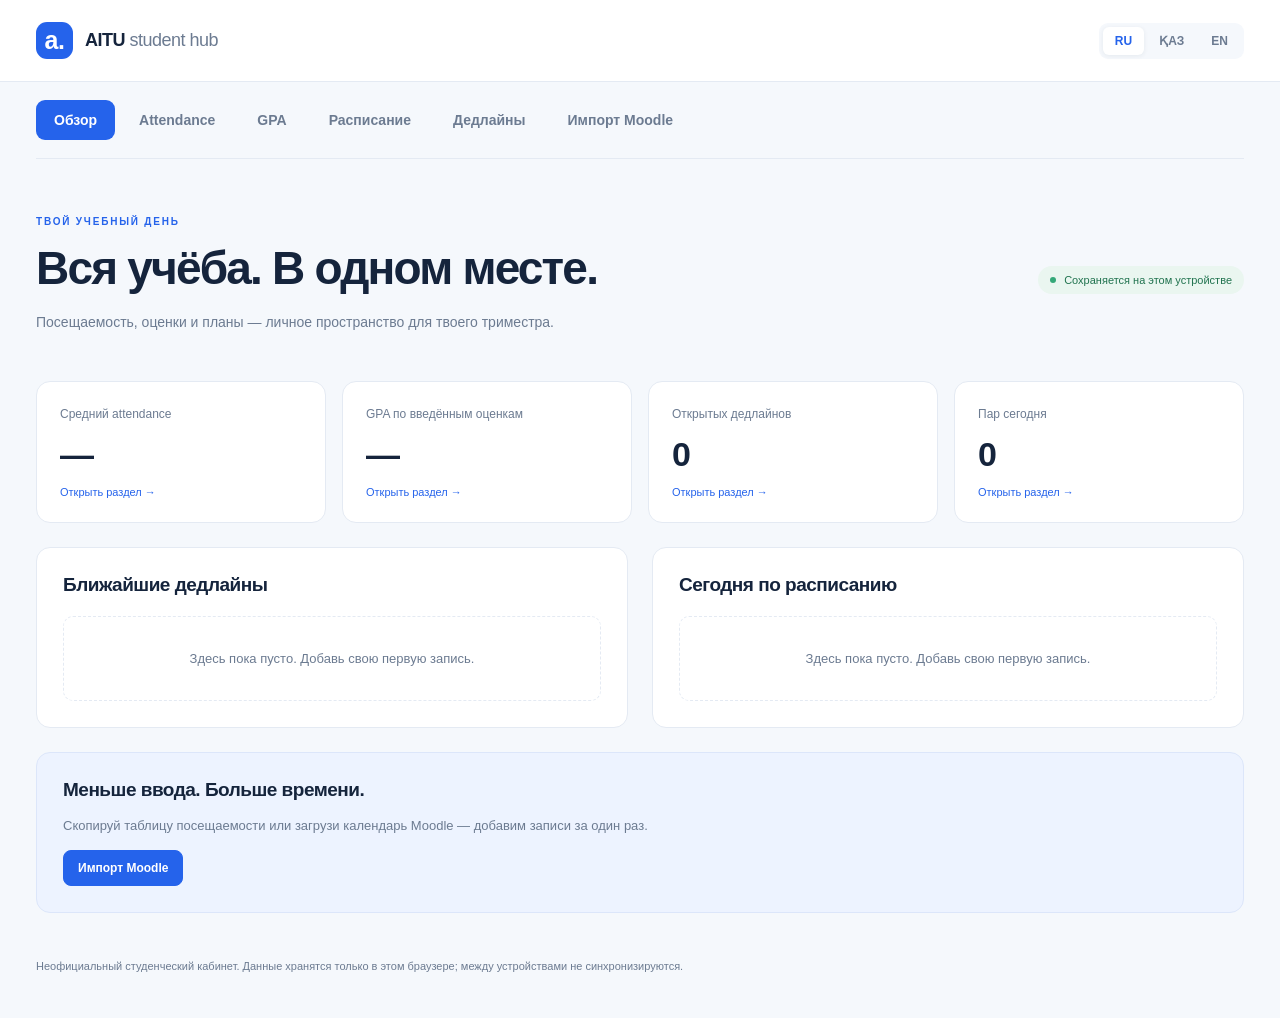
<file: index.html>
<!doctype html>
<html lang="ru"><head><meta charset="utf-8"><meta name="viewport" content="width=device-width, initial-scale=1"><meta name="theme-color" content="#f5f8fc"><meta name="description" content="Personal student workspace: attendance, GPA, timetable, deadlines and Moodle imports."><title>AITU · Student Hub</title><link rel="stylesheet" href="style.css?v=web1"><link rel="stylesheet" href="hub.css?v=web1"></head>
<body><header class="header"><div class="header-inner"><a href="#main" class="brand" aria-label="AITU Student Hub"><span class="brand-icon">a.</span><span>AITU <b>student hub</b></span></a><div class="languages" aria-label="Language / Язык / Тіл"><button data-lang="ru" lang="ru">RU</button><button data-lang="kk" lang="kk">ҚАЗ</button><button data-lang="en" lang="en">EN</button></div></div></header>
<main id="main" class="container"><nav id="hub-nav" class="hub-nav" aria-label="Student workspace"></nav><div id="hub-shell"><section id="attendance-view" class="hub-view" hidden><section class="hero"><span class="eyebrow" data-i18n="tag"></span><h1 data-i18n="headline"></h1><p data-i18n="intro"></p><span class="privacy"><span aria-hidden="true">◉</span> <span data-i18n="private"></span></span></section>
<section class="stats" aria-live="polite"><div><span data-i18n="courses"></span><strong id="stat-count">0</strong></div><div><span data-i18n="average"></span><strong id="stat-average">—</strong></div><div><span data-i18n="risk"></span><strong id="stat-risk">0</strong></div></section>
<section class="guide"><div><h3 data-i18n="step1"></h3><p data-i18n="step1body"></p></div><div><h3 data-i18n="step2"></h3><p data-i18n="step2body"></p></div><div><h3 data-i18n="step3"></h3><p data-i18n="step3body"></p></div></section>
<section class="panel" aria-labelledby="table-title"><div class="panel-heading"><div><h2 id="table-title" data-i18n="tableTitle"></h2><p data-i18n="tableSub"></p></div><button class="secondary" id="example" data-i18n="example"></button></div><div class="toolbar"><div class="modes"><button data-mode="points" data-i18n="pointsMode"></button><button data-mode="percent" data-i18n="percentMode"></button></div><label class="threshold"><span data-i18n="threshold"></span><input id="threshold" type="number" min="0" max="100" step="any" value="70" required><span>%</span></label></div>
<p id="threshold-error" class="error toolbar-error" hidden data-i18n="thresholdError"></p>
<div class="table-scroll"><table><thead><tr><th data-i18n="course"></th><th><span data-i18n="held"></span><small>Taken sessions</small></th><th><span id="input-heading"></span><small id="input-subheading"></small></th><th data-i18n="rate"></th><th data-i18n="missed"></th><th data-i18n="total"></th><th data-i18n="left"></th><th><span class="sr-only" data-i18n="remove"></span></th></tr></thead><tbody id="courses"></tbody></table></div>
<div class="panel-bottom"><button class="primary" id="add" data-i18n="add"></button><button class="text-button" id="undo" hidden data-i18n="undo"></button><span id="save-state" data-i18n="saved"></span></div><p id="limit-message" class="error toolbar-error" hidden data-i18n="limit"></p></section>
<section class="panel quick-panel" aria-labelledby="quick-title">
<div class="panel-heading"><div><h2 id="quick-title" data-quick-i18n="title"></h2><p data-quick-i18n="intro"></p></div><button type="button" id="quick-reset" class="secondary" data-quick-i18n="reset"></button></div>
<div class="quick-body"><div class="quick-tabs" role="tablist" aria-labelledby="quick-title"><button type="button" id="quick-limit-tab" role="tab" aria-controls="quick-limit-panel" aria-selected="true" data-quick-i18n="limit"></button><button type="button" id="quick-percent-tab" role="tab" aria-controls="quick-percent-panel" aria-selected="false" tabindex="-1" data-quick-i18n="percent"></button></div>
<div id="quick-limit-panel" role="tabpanel" aria-labelledby="quick-limit-tab"><div class="quick-fields"><label class="quick-field"><span data-quick-i18n="weekly"></span><input id="quick-weekly" type="number" min="1" max="100" step="1" value="3" required inputmode="numeric"></label><label class="quick-field"><span data-quick-i18n="weeks"></span><input id="quick-weeks" type="number" min="1" max="100" step="1" value="10" required inputmode="numeric"></label><label class="quick-field"><span data-quick-i18n="missed"></span><input id="quick-missed" type="number" min="0" max="10000" step="1" value="0" required inputmode="numeric"></label><label class="quick-field"><span data-quick-i18n="threshold"></span><input id="quick-threshold" type="number" min="0" max="100" step="any" value="70" required inputmode="decimal"></label></div>
<p id="quick-limit-error" class="error" role="alert" hidden data-quick-i18n="error"></p><div id="quick-limit-result" class="quick-result" aria-live="polite"><span id="quick-limit-caption"></span><strong id="quick-left"></strong><div class="quick-detail"><span><span data-quick-i18n="total"></span>: <b id="quick-total"></b></span><span><span data-quick-i18n="allowed"></span>: <b id="quick-allowed"></b></span></div></div><p class="quick-note" data-quick-i18n="plan"></p></div>
<div id="quick-percent-panel" role="tabpanel" aria-labelledby="quick-percent-tab" hidden><p class="quick-note" data-quick-i18n="help"></p><div class="quick-fields quick-two"><label class="quick-field"><span data-quick-i18n="held"></span><input id="quick-held" type="number" min="1" max="10000" step="1" value="30" required inputmode="numeric"></label><label class="quick-field"><span data-quick-i18n="rate"></span><input id="quick-rate" type="number" min="0" max="100" step="any" value="80" required inputmode="decimal"></label></div><p id="quick-percent-error" class="error" role="alert" hidden data-quick-i18n="error"></p><div id="quick-percent-result" class="quick-result" aria-live="polite"><span data-quick-i18n="equivalent"></span><strong id="quick-equivalent"></strong></div><p class="quick-note" data-quick-i18n="round"></p></div>
<p class="quick-note quick-footnote" data-quick-i18n="note"></p></div></section>
<section class="explanation"><h2 data-i18n="exactHeading"></h2><div class="explanation-grid"><article><span class="explanation-number">01</span><h3 data-i18n="equivNote"></h3><p data-i18n="equivBody"></p></article><article><span class="explanation-number">02</span><h3 data-i18n="forecastNote"></h3><p data-i18n="forecastBody"></p></article><article><span class="explanation-number">03</span><h3 data-i18n="percentNote"></h3><p data-i18n="percentBody"></p></article></div></section>
<footer><p data-i18n="foot"></p><a href="https://astanait.edu.kz/ru/study-at-aitu" target="_blank" rel="noreferrer" data-i18n="source"></a></footer></section></div><p id="hub-foot" class="hub-foot"></p></main><script src="calculator.js?v=web1"></script><script src="app.js?v=web1"></script><script src="quick.js?v=web1"></script><script src="hub.js?v=web1"></script></body></html>
</file>
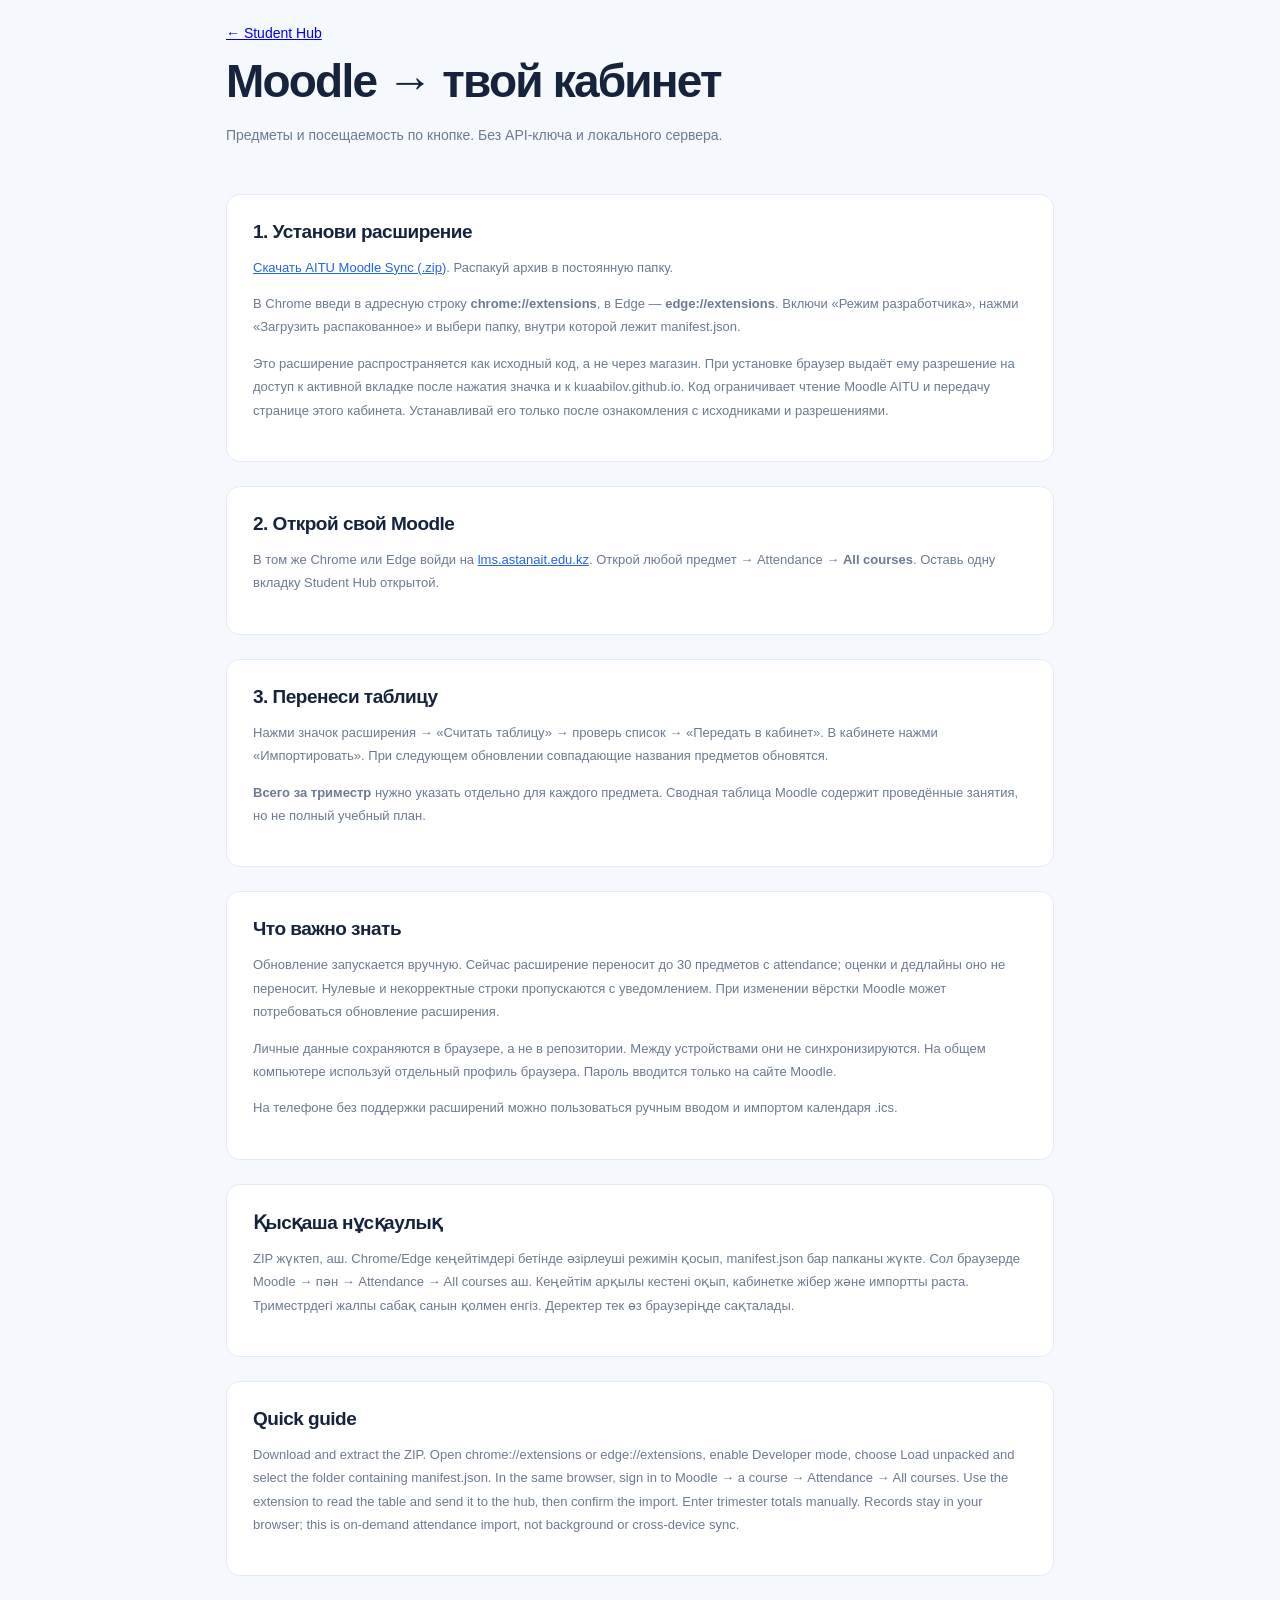
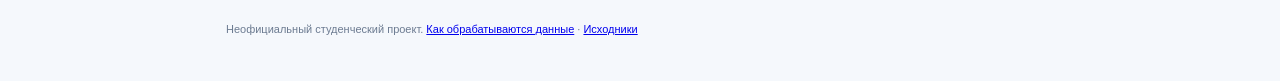
<file: connect.html>
<!doctype html><html lang="ru"><head><meta charset="utf-8"><meta name="viewport" content="width=device-width, initial-scale=1"><title>Подключение Moodle · AITU Student Hub</title><link rel="stylesheet" href="style.css?v=web1"><link rel="stylesheet" href="hub.css?v=web1"></head><body><main class="container" style="max-width:900px"><section class="hub-hero"><div><a href="./">← Student Hub</a><h1>Moodle → твой кабинет</h1><p>Предметы и посещаемость по кнопке. Без API-ключа и локального сервера.</p></div></section><section class="hub-box"><h2>1. Установи расширение</h2><p><a href="downloads/aitu-moodle-sync.zip" download>Скачать AITU Moodle Sync (.zip)</a>. Распакуй архив в постоянную папку.</p><p>В Chrome введи в адресную строку <b>chrome://extensions</b>, в Edge — <b>edge://extensions</b>. Включи «Режим разработчика», нажми «Загрузить распакованное» и выбери папку, внутри которой лежит manifest.json.</p><p>Это расширение распространяется как исходный код, а не через магазин. При установке браузер выдаёт ему разрешение на доступ к активной вкладке после нажатия значка и к kuaabilov.github.io. Код ограничивает чтение Moodle AITU и передачу странице этого кабинета. Устанавливай его только после ознакомления с исходниками и разрешениями.</p></section><section class="hub-box"><h2>2. Открой свой Moodle</h2><p>В том же Chrome или Edge войди на <a href="https://lms.astanait.edu.kz/" target="_blank" rel="noreferrer">lms.astanait.edu.kz</a>. Открой любой предмет → Attendance → <b>All courses</b>. Оставь одну вкладку Student Hub открытой.</p></section><section class="hub-box"><h2>3. Перенеси таблицу</h2><p>Нажми значок расширения → «Считать таблицу» → проверь список → «Передать в кабинет». В кабинете нажми «Импортировать». При следующем обновлении совпадающие названия предметов обновятся.</p><p><b>Всего за триместр</b> нужно указать отдельно для каждого предмета. Сводная таблица Moodle содержит проведённые занятия, но не полный учебный план.</p></section><section class="hub-box"><h2>Что важно знать</h2><p>Обновление запускается вручную. Сейчас расширение переносит до 30 предметов с attendance; оценки и дедлайны оно не переносит. Нулевые и некорректные строки пропускаются с уведомлением. При изменении вёрстки Moodle может потребоваться обновление расширения.</p><p>Личные данные сохраняются в браузере, а не в репозитории. Между устройствами они не синхронизируются. На общем компьютере используй отдельный профиль браузера. Пароль вводится только на сайте Moodle.</p><p>На телефоне без поддержки расширений можно пользоваться ручным вводом и импортом календаря .ics.</p></section><section class="hub-box" lang="kk"><h2>Қысқаша нұсқаулық</h2><p>ZIP жүктеп, аш. Chrome/Edge кеңейтімдері бетінде әзірлеуші режимін қосып, manifest.json бар папканы жүкте. Сол браузерде Moodle → пән → Attendance → All courses аш. Кеңейтім арқылы кестені оқып, кабинетке жібер және импортты раста. Триместрдегі жалпы сабақ санын қолмен енгіз. Деректер тек өз браузеріңде сақталады.</p></section><section class="hub-box" lang="en"><h2>Quick guide</h2><p>Download and extract the ZIP. Open chrome://extensions or edge://extensions, enable Developer mode, choose Load unpacked and select the folder containing manifest.json. In the same browser, sign in to Moodle → a course → Attendance → All courses. Use the extension to read the table and send it to the hub, then confirm the import. Enter trimester totals manually. Records stay in your browser; this is on-demand attendance import, not background or cross-device sync.</p></section><p class="hub-foot">Неофициальный студенческий проект. <a href="privacy.html">Как обрабатываются данные</a> · <a href="https://github.com/kuaabilov/aitu-student-hub">Исходники</a></p></main></body></html>
</file>
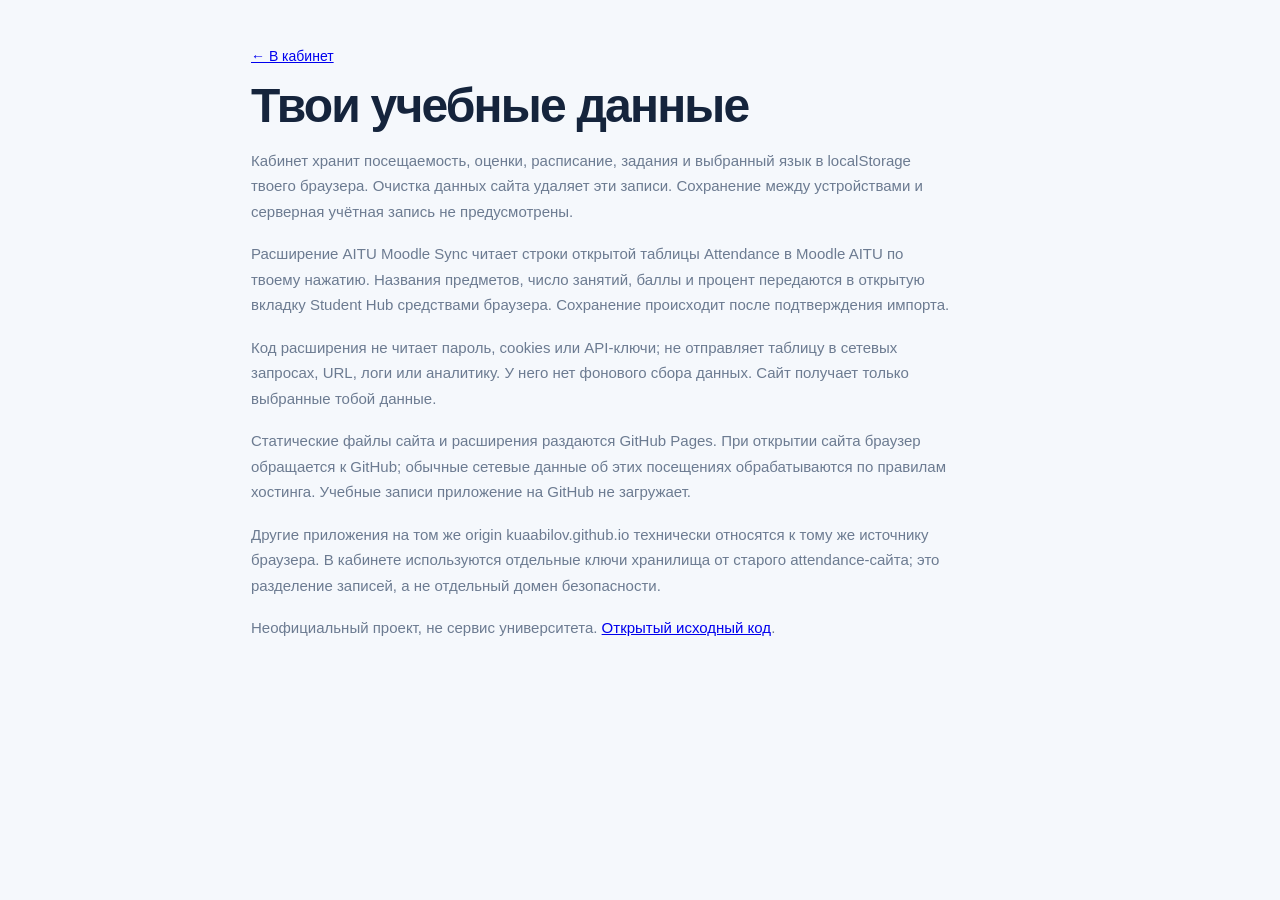
<file: privacy.html>
<!doctype html><html lang="ru"><head><meta charset="utf-8"><meta name="viewport" content="width=device-width, initial-scale=1"><title>Данные · AITU Student Hub</title><link rel="stylesheet" href="style.css"></head><body><main class="container" style="max-width:850px"><section class="hero"><a href="./">← В кабинет</a><h1>Твои учебные данные</h1><p>Кабинет хранит посещаемость, оценки, расписание, задания и выбранный язык в localStorage твоего браузера. Очистка данных сайта удаляет эти записи. Сохранение между устройствами и серверная учётная запись не предусмотрены.</p><p>Расширение AITU Moodle Sync читает строки открытой таблицы Attendance в Moodle AITU по твоему нажатию. Названия предметов, число занятий, баллы и процент передаются в открытую вкладку Student Hub средствами браузера. Сохранение происходит после подтверждения импорта.</p><p>Код расширения не читает пароль, cookies или API-ключи; не отправляет таблицу в сетевых запросах, URL, логи или аналитику. У него нет фонового сбора данных. Сайт получает только выбранные тобой данные.</p><p>Статические файлы сайта и расширения раздаются GitHub Pages. При открытии сайта браузер обращается к GitHub; обычные сетевые данные об этих посещениях обрабатываются по правилам хостинга. Учебные записи приложение на GitHub не загружает.</p><p>Другие приложения на том же origin kuaabilov.github.io технически относятся к тому же источнику браузера. В кабинете используются отдельные ключи хранилища от старого attendance-сайта; это разделение записей, а не отдельный домен безопасности.</p><p>Неофициальный проект, не сервис университета. <a href="https://github.com/kuaabilov/aitu-student-hub">Открытый исходный код</a>.</p></section></main></body></html>
</file>
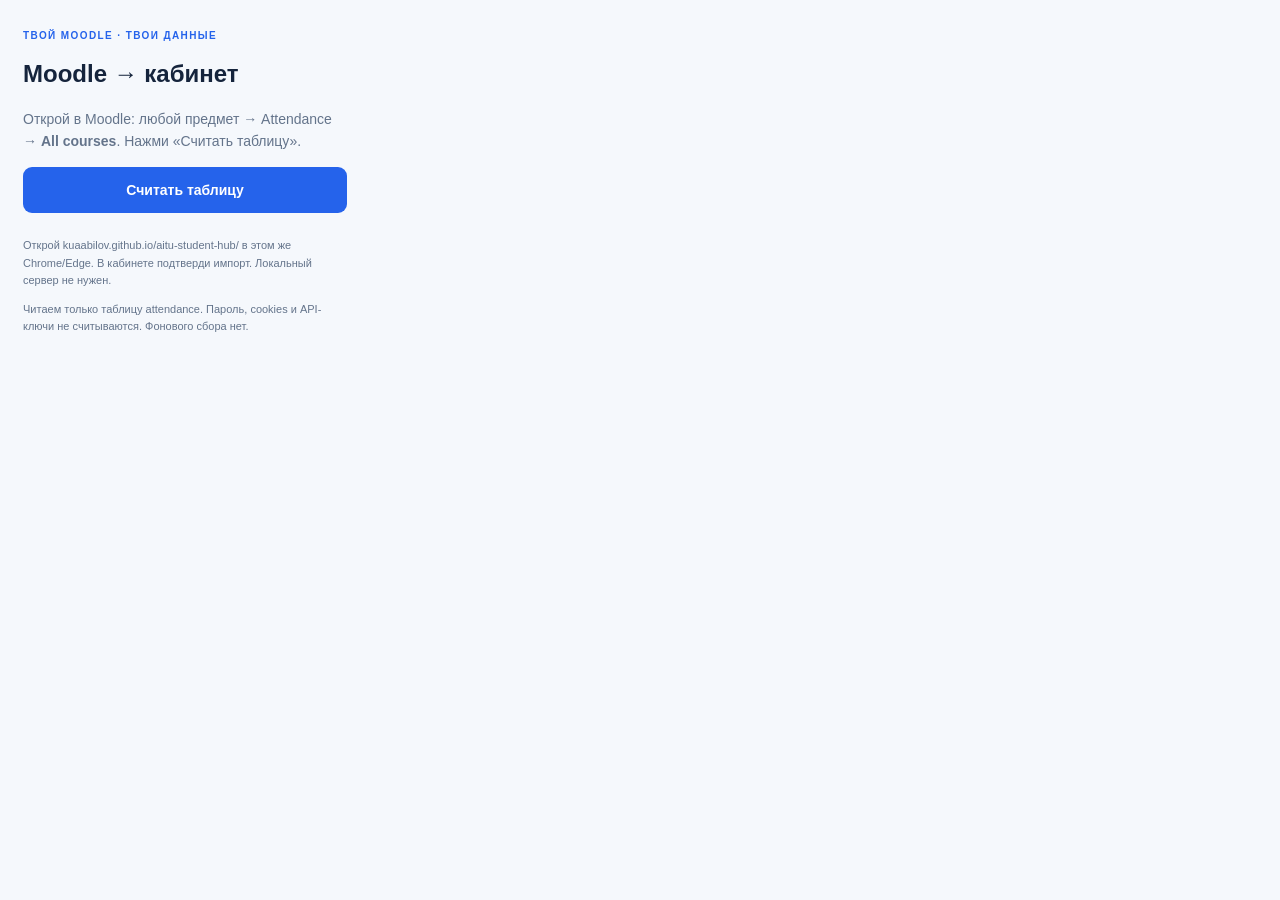
<file: moodle-extension/popup.html>
<!doctype html><html lang="ru"><head><meta charset="utf-8"><title>AITU Moodle Sync</title><link rel="stylesheet" href="popup.css"></head><body>
<span class="tag">ТВОЙ MOODLE · ТВОИ ДАННЫЕ</span><h1>Moodle → кабинет</h1>
<p>Открой в Moodle: любой предмет → Attendance → <b>All courses</b>. Нажми «Считать таблицу».</p>
<button id="read">Считать таблицу</button><p id="status" role="status" aria-live="polite"></p><div id="preview"></div>
<button id="send" hidden>Передать в кабинет</button>
<p class="note">Открой kuaabilov.github.io/aitu-student-hub/ в этом же Chrome/Edge. В кабинете подтверди импорт. Локальный сервер не нужен.</p>
<p class="note">Читаем только таблицу attendance. Пароль, cookies и API-ключи не считываются. Фонового сбора нет.</p>
<script src="popup.js"></script></body></html>
</file>
<file: style.css>
*{box-sizing:border-box} :root{--blue:#2563eb;--ink:#15243c;--muted:#6c7b91;--line:#e4eaf3;--bg:#f5f8fc}body{margin:0;background:var(--bg);font-family:Inter,"Segoe UI",Arial,sans-serif;color:var(--ink);font-size:14px}button,input{font:inherit}button,a,input{ -webkit-tap-highlight-color:transparent}button{cursor:pointer}button:focus-visible,a:focus-visible,input:focus-visible{outline:3px solid #90b4ff;outline-offset:3px}button:disabled{opacity:.5;cursor:not-allowed}[hidden]{display:none!important}.header{background:#fff;border-bottom:1px solid var(--line)}.header-inner{max-width:1380px;margin:auto;padding:22px 36px;display:flex;align-items:center;justify-content:space-between}.brand{display:flex;align-items:center;gap:12px;text-decoration:none;color:var(--ink);font-size:18px;font-weight:750;letter-spacing:-.5px}.brand b{font-weight:450;color:var(--muted)}.brand-icon{display:grid;place-items:center;width:37px;height:37px;border-radius:11px;background:var(--blue);color:#fff;font-size:25px}.languages{display:flex;background:var(--bg);padding:4px;border-radius:9px;gap:3px}.languages button{border:0;background:transparent;color:var(--muted);padding:7px 12px;border-radius:6px;font-size:12px;font-weight:650}.languages [aria-pressed=true]{background:white;color:var(--blue);box-shadow:0 1px 5px #15243c12}.container{max-width:1380px;margin:auto;padding:0 36px}.hero{padding:48px 0 28px}.eyebrow{font-size:10px;letter-spacing:1.8px;color:var(--blue);font-weight:700}h1{font-size:clamp(30px,4vw,48px);line-height:1.12;letter-spacing:-1.8px;margin:15px 0}h2{font-size:19px;letter-spacing:-.5px;margin:0}h3{font-size:14px;margin:0 0 8px}.hero p{font-size:15px;line-height:1.7;max-width:700px;color:var(--muted);margin:0 0 17px}.privacy{font-size:11px;color:#687c88;display:flex;gap:6px;align-items:center}.privacy>span:first-child{color:#2c997c}.stats{display:grid;grid-template-columns:repeat(3,1fr);background:#fff;border:1px solid var(--line);border-radius:14px}.stats>div{padding:22px 26px;border-right:1px solid var(--line)}.stats>div:last-child{border:0}.stats span{color:var(--muted);font-size:12px;display:block;line-height:1.5}.stats strong{display:block;font-size:30px;font-weight:650;margin-top:8px;letter-spacing:-1px;font-variant-numeric:tabular-nums}#stat-average{color:var(--blue)}#stat-risk{color:#ba6c1e}.guide{display:grid;grid-template-columns:repeat(3,1fr);gap:30px;padding:30px 4px}.guide h3{font-size:12px}.guide p{font-size:12px;line-height:1.7;color:var(--muted);margin:0}.panel{border:1px solid var(--line);border-radius:15px;background:#fff;box-shadow:0 6px 20px #19335b04;overflow:hidden}.panel-heading{display:flex;align-items:center;justify-content:space-between;gap:15px;padding:25px 24px 20px}.panel-heading p{font-size:12px;color:var(--muted);margin:7px 0 0}.secondary,.primary,.text-button{border:1px solid var(--line);border-radius:8px;padding:10px 14px;background:#fff;font-size:12px;font-weight:600;color:var(--ink)}.primary{color:#fff;background:var(--blue);border-color:var(--blue)}.secondary:hover{background:var(--bg)}.text-button{border:0;color:var(--blue);padding:8px}.toolbar{display:flex;align-items:center;justify-content:space-between;gap:15px;padding:0 24px 22px}.modes{display:flex;background:var(--bg);border-radius:8px;padding:4px;gap:3px}.modes button{border:0;border-radius:5px;background:transparent;padding:8px 13px;font-size:12px;color:var(--muted)}.modes [aria-pressed=true]{background:#fff;color:var(--blue);box-shadow:0 1px 5px #15243c12}.threshold{display:flex;gap:8px;align-items:center;color:var(--muted);font-size:12px}.threshold input{width:67px;padding:8px;border-radius:7px;border:1px solid var(--line);color:var(--ink)}.table-scroll{overflow-x:auto}table{width:100%;border-collapse:collapse;min-width:1120px;table-layout:fixed}th{background:#f8faff;text-align:left;padding:15px 12px;color:#566781;font-weight:650;font-size:11px;line-height:1.5;border-top:1px solid var(--line);border-bottom:1px solid var(--line)}th:first-child{width:19%;padding-left:24px}th:nth-child(2){width:9%}th:nth-child(3){width:15%}th:nth-child(4){width:10%}th:nth-child(5){width:12%}th:nth-child(6){width:10%}th:nth-child(7){width:20%}th:last-child{width:5%}th small{display:block;font-size:9px;color:#8b98ab;font-weight:400;margin-top:3px}td{padding:20px 12px;border-bottom:1px solid var(--line);vertical-align:top}td:first-child{padding-left:24px}.cell-input{min-width:0;width:100%;border:1px solid var(--line);border-radius:7px;background:#fff;padding:9px 8px;color:var(--ink);font-variant-numeric:tabular-nums;font-size:12px;height:36px}.cell-input:focus{border-color:var(--blue)}.cell-input::placeholder{color:#a2aebf}.course-input{color:var(--blue);font-weight:550}.points-input{display:flex;align-items:center;gap:5px}.points-input span{color:#8b98ab}.row-rate{font-size:17px;font-variant-numeric:tabular-nums;font-weight:650;display:block;padding-top:7px}.rate-bar{height:3px;background:#edf1f7;border-radius:3px;margin-top:9px;overflow:hidden}.rate-bar span{height:100%;display:block;background:var(--blue)}.below .row-rate{color:#b26a1d}.below .rate-bar span{background:#d79a46}.equivalent{display:block;font-weight:650;font-size:16px;margin-top:8px;line-height:1.4}.cell-note{color:var(--muted);font-size:10px;line-height:1.5;display:block;margin-top:6px}.remaining{display:inline-block;background:#eaf7f1;color:#22765b;padding:7px 10px;border-radius:7px;font-size:15px;font-weight:650}.remaining.zero{background:#fff5e6;color:#a66a26}.warning{font-size:11px;line-height:1.6;color:#bd4747;display:block}.empty{font-size:11px;color:#93a0b2;line-height:1.5;display:block;padding-top:8px}.delete{background:transparent;border:0;color:#8b98ab;font-size:21px;padding:6px}.delete:hover{color:#bd4747}.panel-bottom{display:flex;align-items:center;gap:14px;padding:20px 24px;flex-wrap:wrap}#save-state{margin-left:auto;font-size:10px;color:var(--muted)}.error{color:#bd4747;font-size:12px;line-height:1.6}.toolbar-error{padding:0 24px}.explanation{padding:40px 0}.explanation-grid{display:grid;grid-template-columns:repeat(3,1fr);gap:32px;margin-top:25px}.explanation-number{font-size:11px;color:var(--blue);display:block;margin-bottom:13px}.explanation h3{line-height:1.5}.explanation p{font-size:12px;line-height:1.85;color:var(--muted);margin:0}footer{border-top:1px solid var(--line);display:flex;justify-content:space-between;gap:20px;padding:20px 0 28px;color:var(--muted);font-size:11px;line-height:1.6}footer p{margin:0;max-width:650px}footer a{color:var(--blue);text-decoration:none;white-space:nowrap}.sr-only{position:absolute;width:1px;height:1px;padding:0;margin:-1px;overflow:hidden;clip:rect(0,0,0,0);white-space:nowrap;border:0}@media(max-width:780px){.container{padding:0 18px}.header-inner{padding:17px 18px}.hero{padding-top:32px}h1{letter-spacing:-1px}.guide{gap:15px}.stats>div{padding:16px}.stats span{font-size:10px}.stats strong{font-size:25px}.toolbar{align-items:flex-start;flex-direction:column;padding:0 18px 18px}.panel-heading{padding:20px 18px}.explanation-grid{grid-template-columns:1fr;gap:25px}.explanation{padding:30px 0}.explanation-number{float:left;margin:4px 12px 0 0}footer{flex-direction:column;gap:8px}}@media(max-width:560px){.brand{font-size:15px}.languages button{padding:7px 9px}.guide{grid-template-columns:1fr;gap:13px;padding:22px 3px}.guide h3{margin-bottom:3px}.table-scroll{overflow:visible}table,tbody{display:block;width:100%;min-width:0}thead{display:none}tr{display:grid;grid-template-columns:1fr 1fr;position:relative;border-top:1px solid var(--line);padding:15px 14px;gap:15px 12px}td{display:block;border:0;padding:0!important;min-width:0}td:before{content:attr(data-label);display:block;font-size:10px;color:var(--muted);margin-bottom:7px;line-height:1.4}td:first-child{grid-column:1/-1;padding-right:30px!important}td:nth-child(7){grid-column:1/-1;background:#f8faff;padding:12px!important;border-radius:8px}td:last-child{position:absolute;right:10px;top:31px}td:last-child:before{display:none}.row-rate,.equivalent{padding:0;margin:0}.rate-bar{max-width:130px}.panel-bottom{padding:18px 14px;gap:10px}#save-state{margin-left:0;flex-basis:100%}.hero p{font-size:13px}.stats>div{padding:14px 10px}.panel-heading h2{font-size:17px}.secondary{padding:9px;font-size:10px}}

.quick-panel{margin-top:28px}.quick-body{padding:0 24px 24px}.quick-tabs{display:flex;gap:6px;border-bottom:1px solid var(--line);margin-bottom:22px}.quick-tabs button{padding:12px 17px;border:0;background:transparent;color:var(--muted);font-size:13px;border-bottom:3px solid transparent}.quick-tabs [aria-selected=true]{color:var(--blue);border-bottom-color:var(--blue);font-weight:650}.quick-fields{display:grid;grid-template-columns:repeat(4,1fr);gap:18px;margin:18px 0}.quick-field{display:flex;flex-direction:column;gap:8px;min-width:0;font-size:12px;color:var(--muted)}.quick-field input{width:100%;min-width:0;padding:12px;border:1px solid var(--line);border-radius:8px;background:#fff;font-size:17px;color:var(--ink)}.quick-result{background:#eef5ff;border:1px solid #dce9ff;border-radius:10px;padding:22px;color:#325784;font-size:12px}.quick-result strong{display:block;font-size:38px;line-height:1.2;margin:8px 0 15px;color:var(--blue);font-variant-numeric:tabular-nums}.quick-result.over{background:#fff1ed;border-color:#f6d9ce}.quick-result.over strong{color:#b83d2e}.quick-detail{display:flex;gap:24px;flex-wrap:wrap}.quick-note{font-size:12px;line-height:1.7;color:var(--muted);margin:15px 0 0}.quick-footnote{border-top:1px solid var(--line);padding-top:15px}.quick-two{grid-template-columns:repeat(2,1fr)}@media(max-width:650px){.quick-body{padding:0 16px 20px}.quick-fields{grid-template-columns:repeat(2,1fr);gap:15px}.quick-tabs button{flex:1;padding:12px 6px;font-size:12px}.quick-result{padding:18px}.quick-panel .panel-heading{align-items:flex-start}.quick-panel .panel-heading p{line-height:1.6}}
</file>
<file: hub.css>
.hub-nav{display:flex;gap:6px;padding:18px 0;overflow:auto;border-bottom:1px solid var(--line);margin-bottom:28px}.hub-nav button{border:0;border-radius:9px;background:transparent;padding:12px 18px;color:var(--muted);white-space:nowrap;font-weight:600}.hub-nav button[aria-current=page]{background:var(--blue);color:#fff}.hub-hero{display:flex;justify-content:space-between;gap:24px;align-items:center;padding:25px 0 32px}.hub-hero h1{font-size:clamp(30px,4vw,46px);max-width:700px}.hub-hero p{color:var(--muted);line-height:1.8;max-width:650px}.hub-pill{font-size:11px;display:inline-flex;align-items:center;gap:8px;background:#eaf6f0;color:#21734f;padding:8px 12px;border-radius:30px}.hub-pill:before{content:'';width:6px;height:6px;border-radius:50%;background:#35a879}.hub-cards{display:grid;grid-template-columns:repeat(4,1fr);gap:16px;margin-bottom:24px}.hub-card{border:1px solid var(--line);border-radius:14px;background:#fff;padding:23px;text-align:left;color:var(--ink)}.hub-card span{font-size:12px;color:var(--muted)}.hub-card strong{display:block;font-size:34px;letter-spacing:-1px;margin:14px 0 9px}.hub-card small{font-size:11px;color:var(--blue)}.hub-grid{display:grid;grid-template-columns:1fr 1fr;gap:24px}.hub-box{background:#fff;border:1px solid var(--line);border-radius:14px;padding:26px;margin-bottom:24px}.hub-box h2{margin-bottom:10px}.hub-box p,.hub-note{font-size:13px;line-height:1.8;color:var(--muted)}.hub-box a{color:var(--blue)}.hub-empty{padding:30px 12px;text-align:center;border:1px dashed var(--line);border-radius:10px;color:var(--muted);font-size:13px;line-height:1.8}.hub-form{display:grid;grid-template-columns:repeat(2,minmax(0,1fr));gap:15px;margin:22px 0}.hub-form label{display:flex;flex-direction:column;gap:8px;font-size:12px;color:var(--muted)}.hub-form input,.hub-form select,.hub-box textarea{font:inherit;width:100%;padding:12px;border:1px solid #d8e1ed;border-radius:8px;color:var(--ink);background:white;min-width:0}.hub-form .hub-wide{grid-column:1/-1}.hub-actions{display:flex;gap:9px;flex-wrap:wrap;align-items:center}.hub-list{display:grid;gap:10px;margin-top:20px}.hub-item{display:flex;align-items:center;gap:12px;padding:16px;border:1px solid var(--line);border-radius:10px;background:#fff;min-width:0}.hub-item .hub-item-main{flex:1;min-width:0}.hub-item b{display:block;font-size:14px;overflow-wrap:anywhere}.hub-item small{display:block;font-size:12px;color:var(--muted);margin-top:6px;line-height:1.6}.hub-item button{background:#f3f6fa;border:0;padding:7px 10px;border-radius:6px;color:var(--muted)}.hub-item input[type=checkbox]{width:18px;height:18px;accent-color:var(--blue);flex-shrink:0}.hub-item.done b{text-decoration:line-through;color:var(--muted)}.hub-item.overdue{border-left:3px solid #e68563}.hub-result{padding:24px;background:#eef5ff;border-radius:12px;margin-bottom:22px}.hub-result strong{display:block;font-size:48px;color:var(--blue);margin-top:10px}.hub-result span{color:#486586;font-size:12px}.hub-import-step{display:inline-grid;place-items:center;width:30px;height:30px;background:#eef5ff;color:var(--blue);border-radius:8px;margin-bottom:15px;font-weight:700}.hub-box textarea{min-height:150px;resize:vertical;margin:10px 0 16px}.hub-status{margin:12px 0;color:#35618b;line-height:1.7;font-size:13px}.hub-preview{max-height:300px;overflow:auto;margin:12px 0}.hub-foot{padding:20px 0 30px;color:var(--muted);font-size:11px;line-height:1.8}.hub-view>h2{font-size:26px;margin-bottom:10px}.hub-moodle{background:#edf3ff;border-color:#dce6fa}.hub-badge{display:inline-block;font-size:11px;background:#fff3dd;color:#8d6221;padding:6px 10px;border-radius:20px}.hub-view{animation:hub-in .16s ease-out}@keyframes hub-in{from{opacity:.4;transform:translateY(4px)}to{opacity:1;transform:translateY(0)}}@media(prefers-reduced-motion:reduce){.hub-view{animation:none}}@media(max-width:850px){.hub-cards{grid-template-columns:repeat(2,1fr)}.hub-grid{grid-template-columns:1fr}.hub-hero{display:block}.hub-box{padding:20px}.hub-nav button{padding:10px 14px}.hub-card strong{font-size:28px}}@media(max-width:480px){.hub-form{grid-template-columns:1fr}.hub-card{padding:17px}.hub-cards{gap:10px}.hub-item{flex-wrap:wrap}.hub-item-main{min-width:60%!important}.hub-nav{margin-bottom:15px}}
</file>
<file: moodle-extension/popup.css>
*{box-sizing:border-box}body{width:370px;margin:0;padding:23px;font:14px/1.6 'Segoe UI',sans-serif;background:#f5f8fc;color:#15243c}.tag{font-size:10px;letter-spacing:1.4px;color:#2563eb;font-weight:700}h1{font-size:24px;margin:10px 0}p{color:#64748b}button{font:inherit;font-weight:600;background:#2563eb;color:white;border:0;border-radius:9px;width:100%;padding:12px;cursor:pointer}button:disabled{opacity:.5}button:focus-visible{outline:3px solid #96bcff;outline-offset:3px}.note{font-size:11px}#preview{max-height:240px;overflow:auto;margin:12px 0}.row{background:#fff;border:1px solid #e2e8f0;border-radius:8px;padding:12px;margin-bottom:8px}.row strong{display:block;font-size:12px}.row small{color:#64748b}#status{font-size:12px;overflow-wrap:anywhere}[hidden]{display:none!important}
</file>
